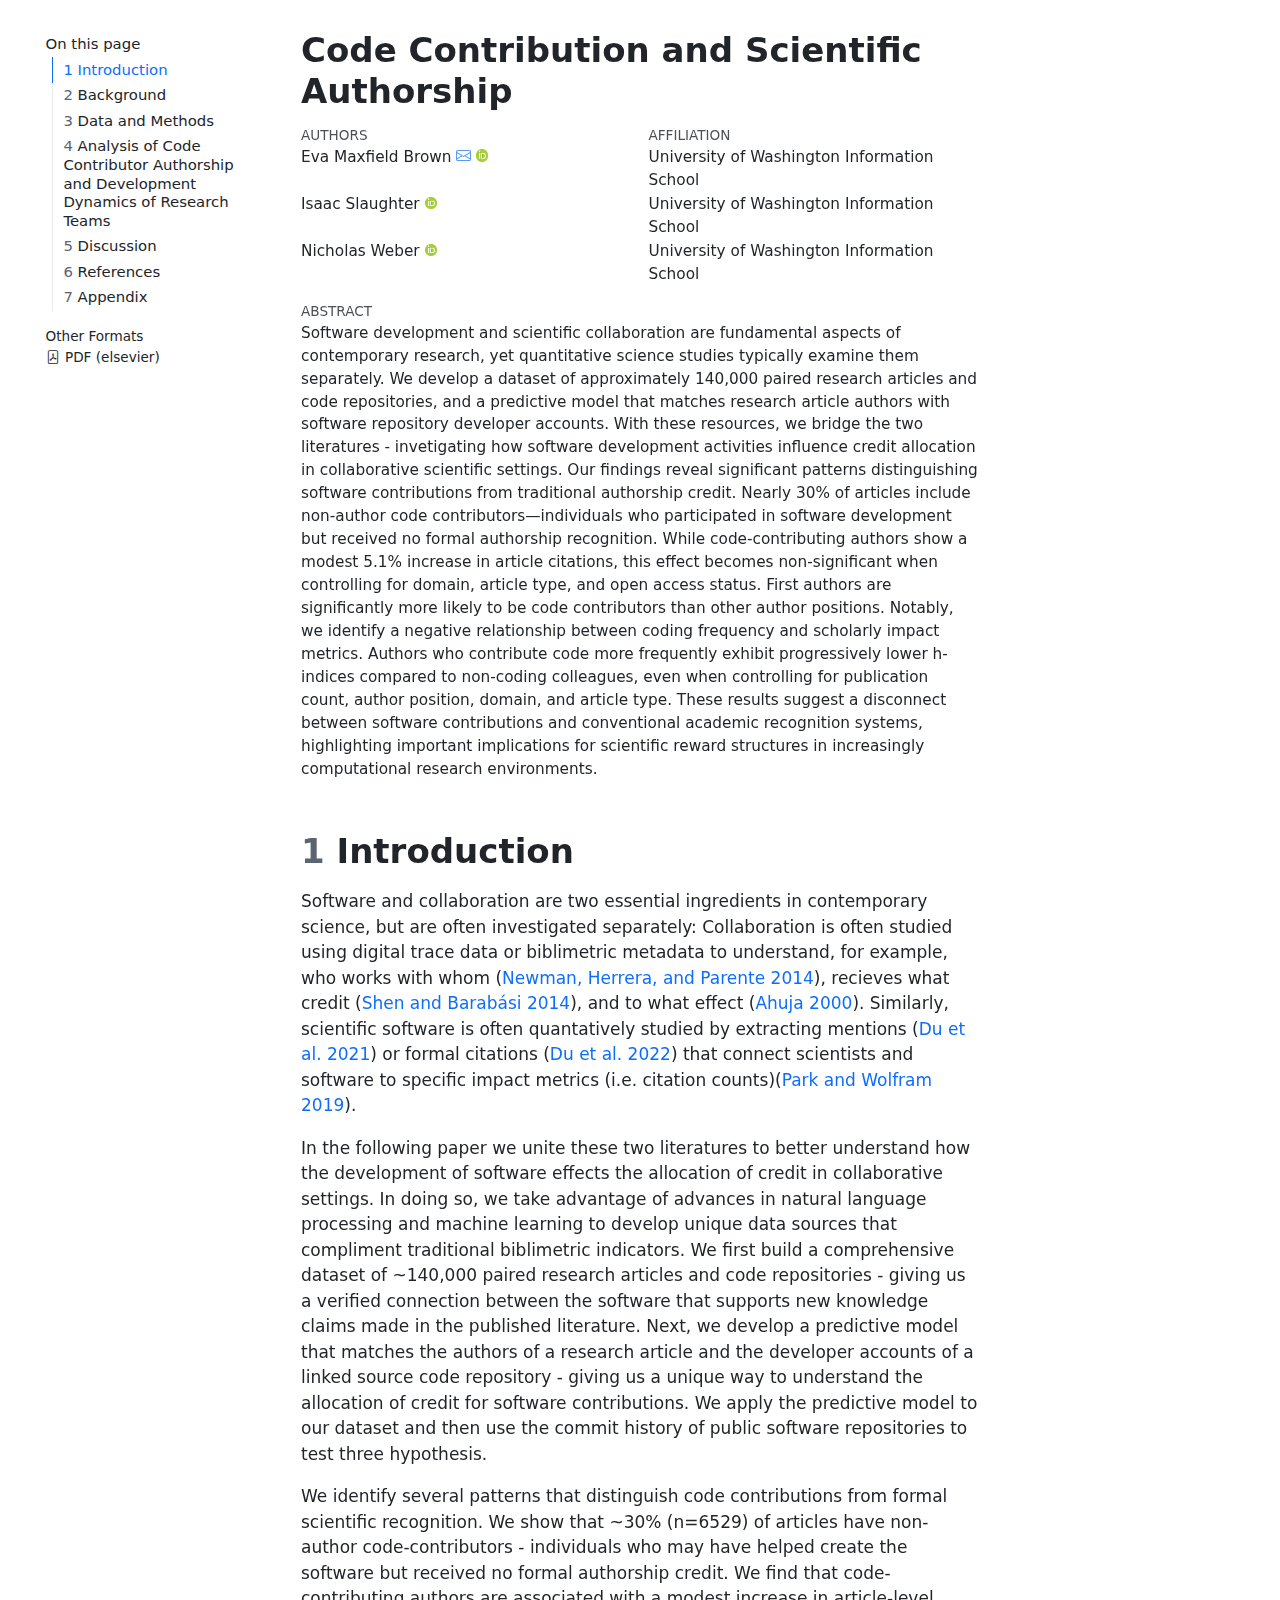
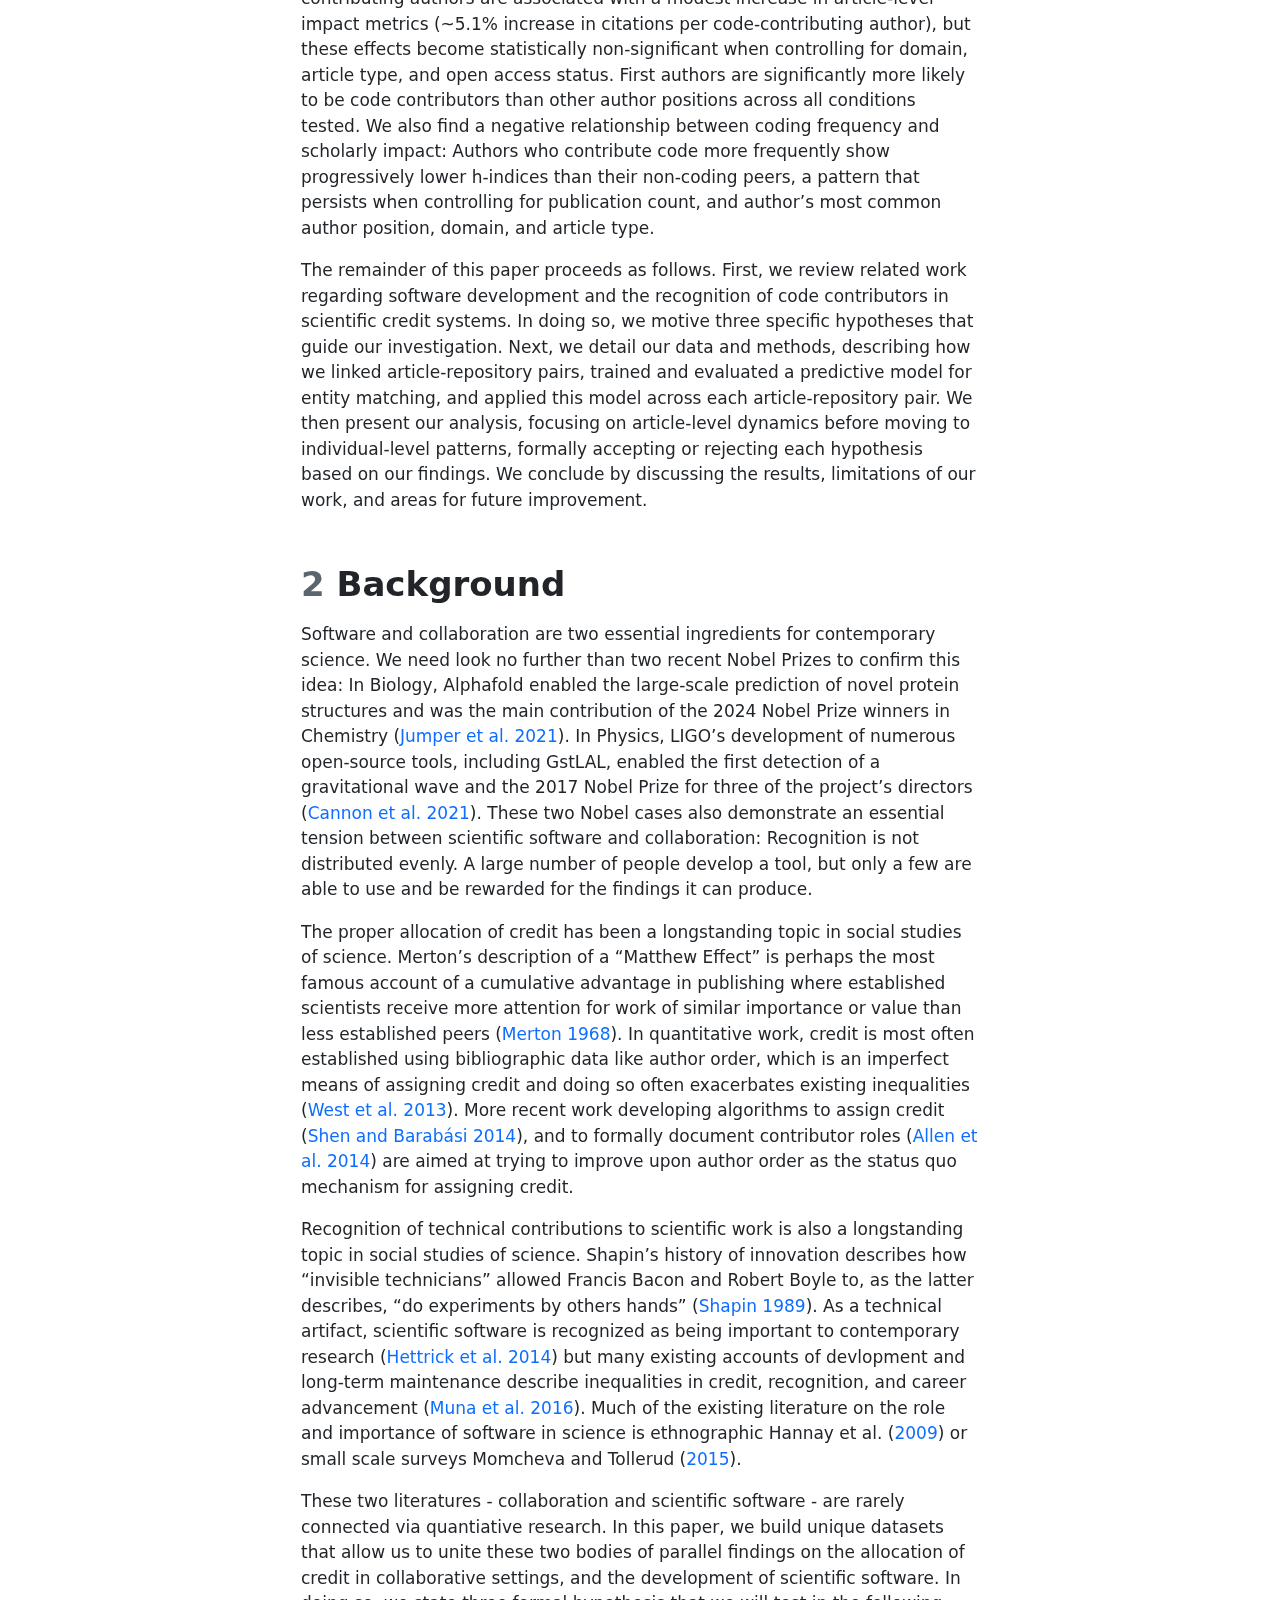
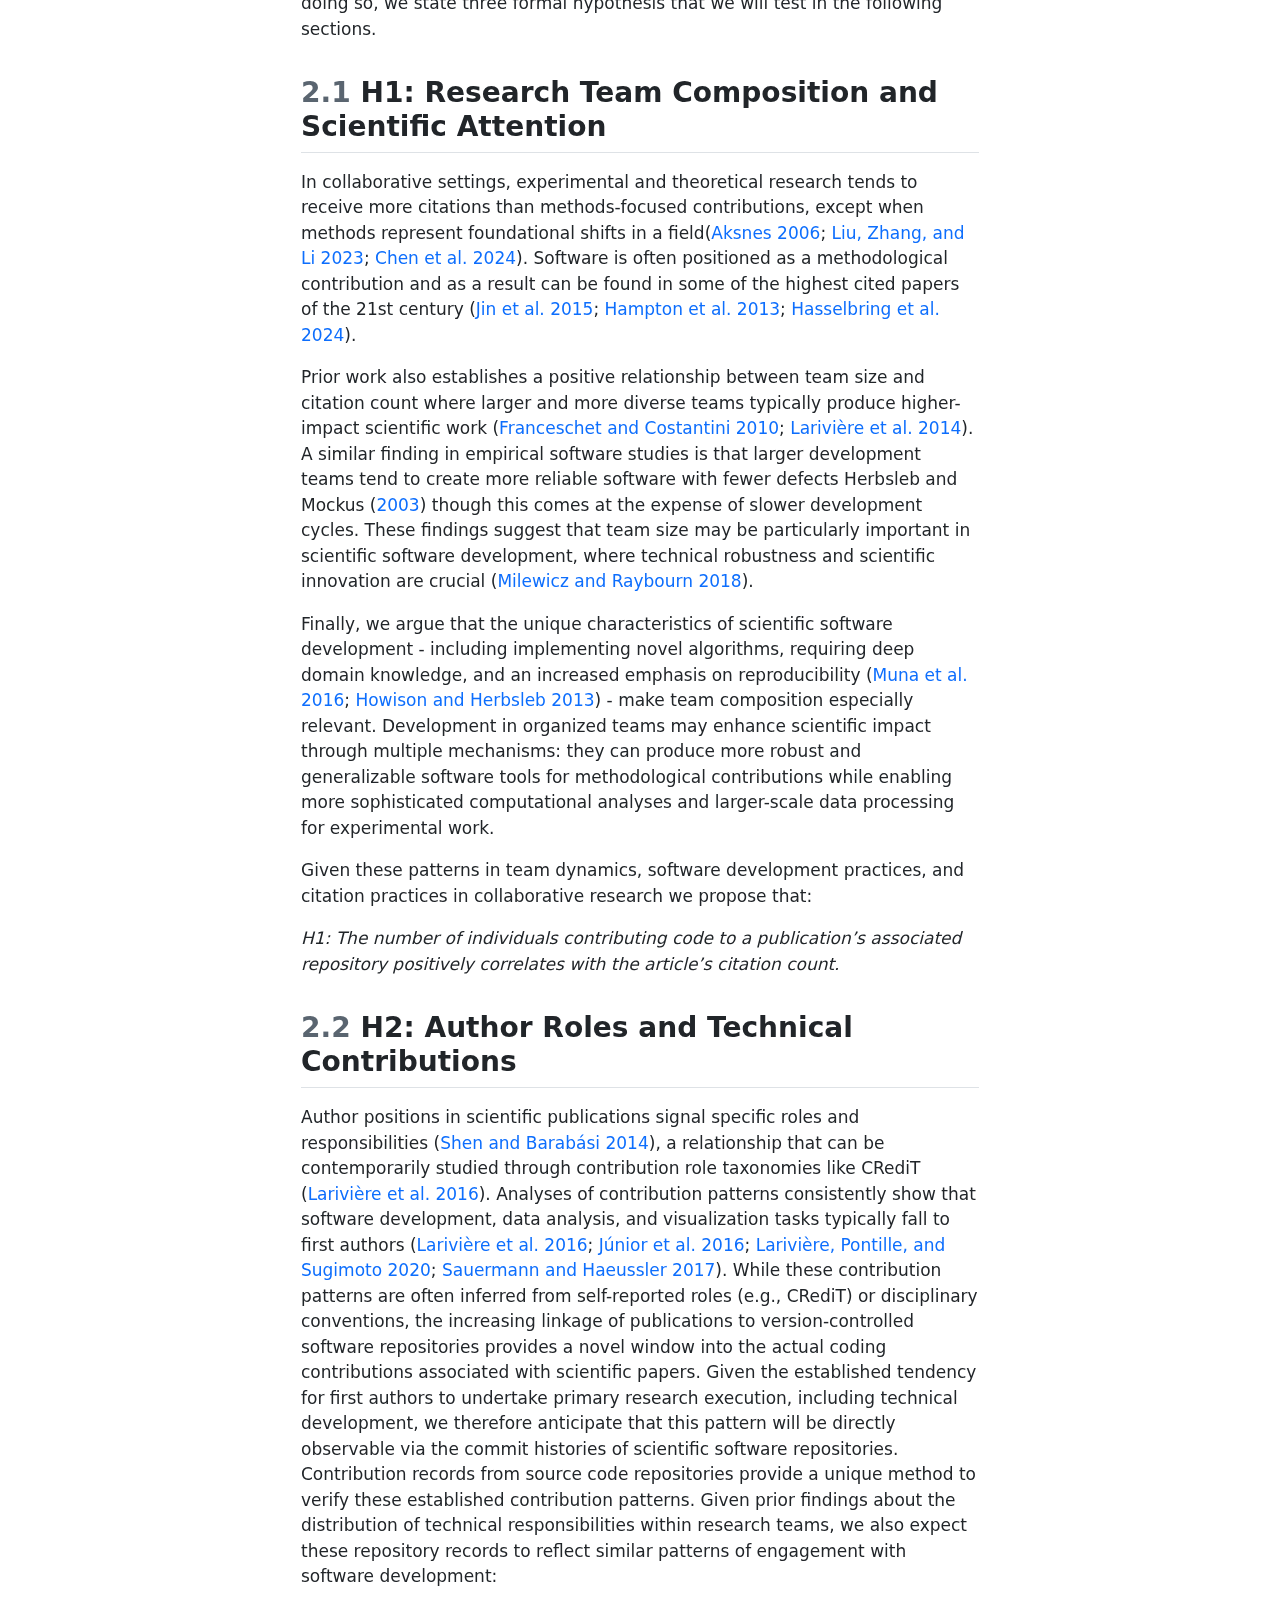
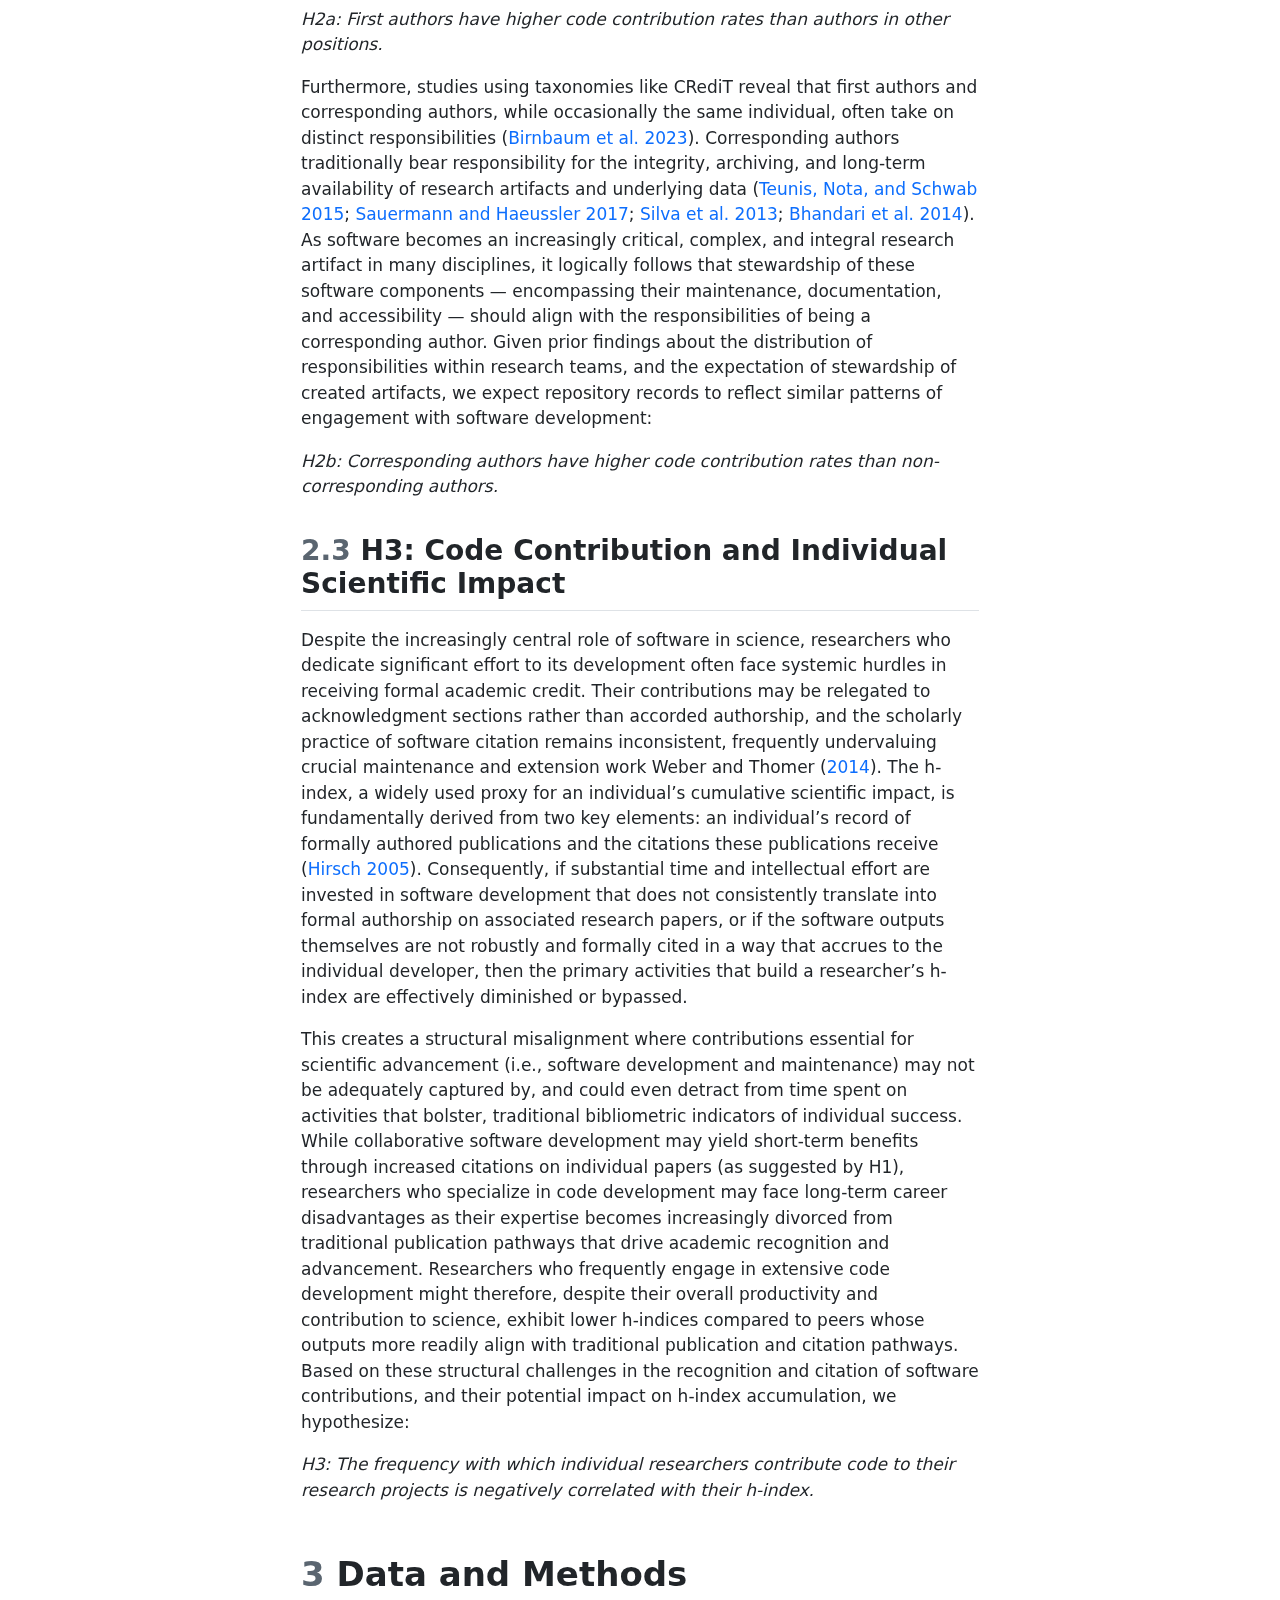
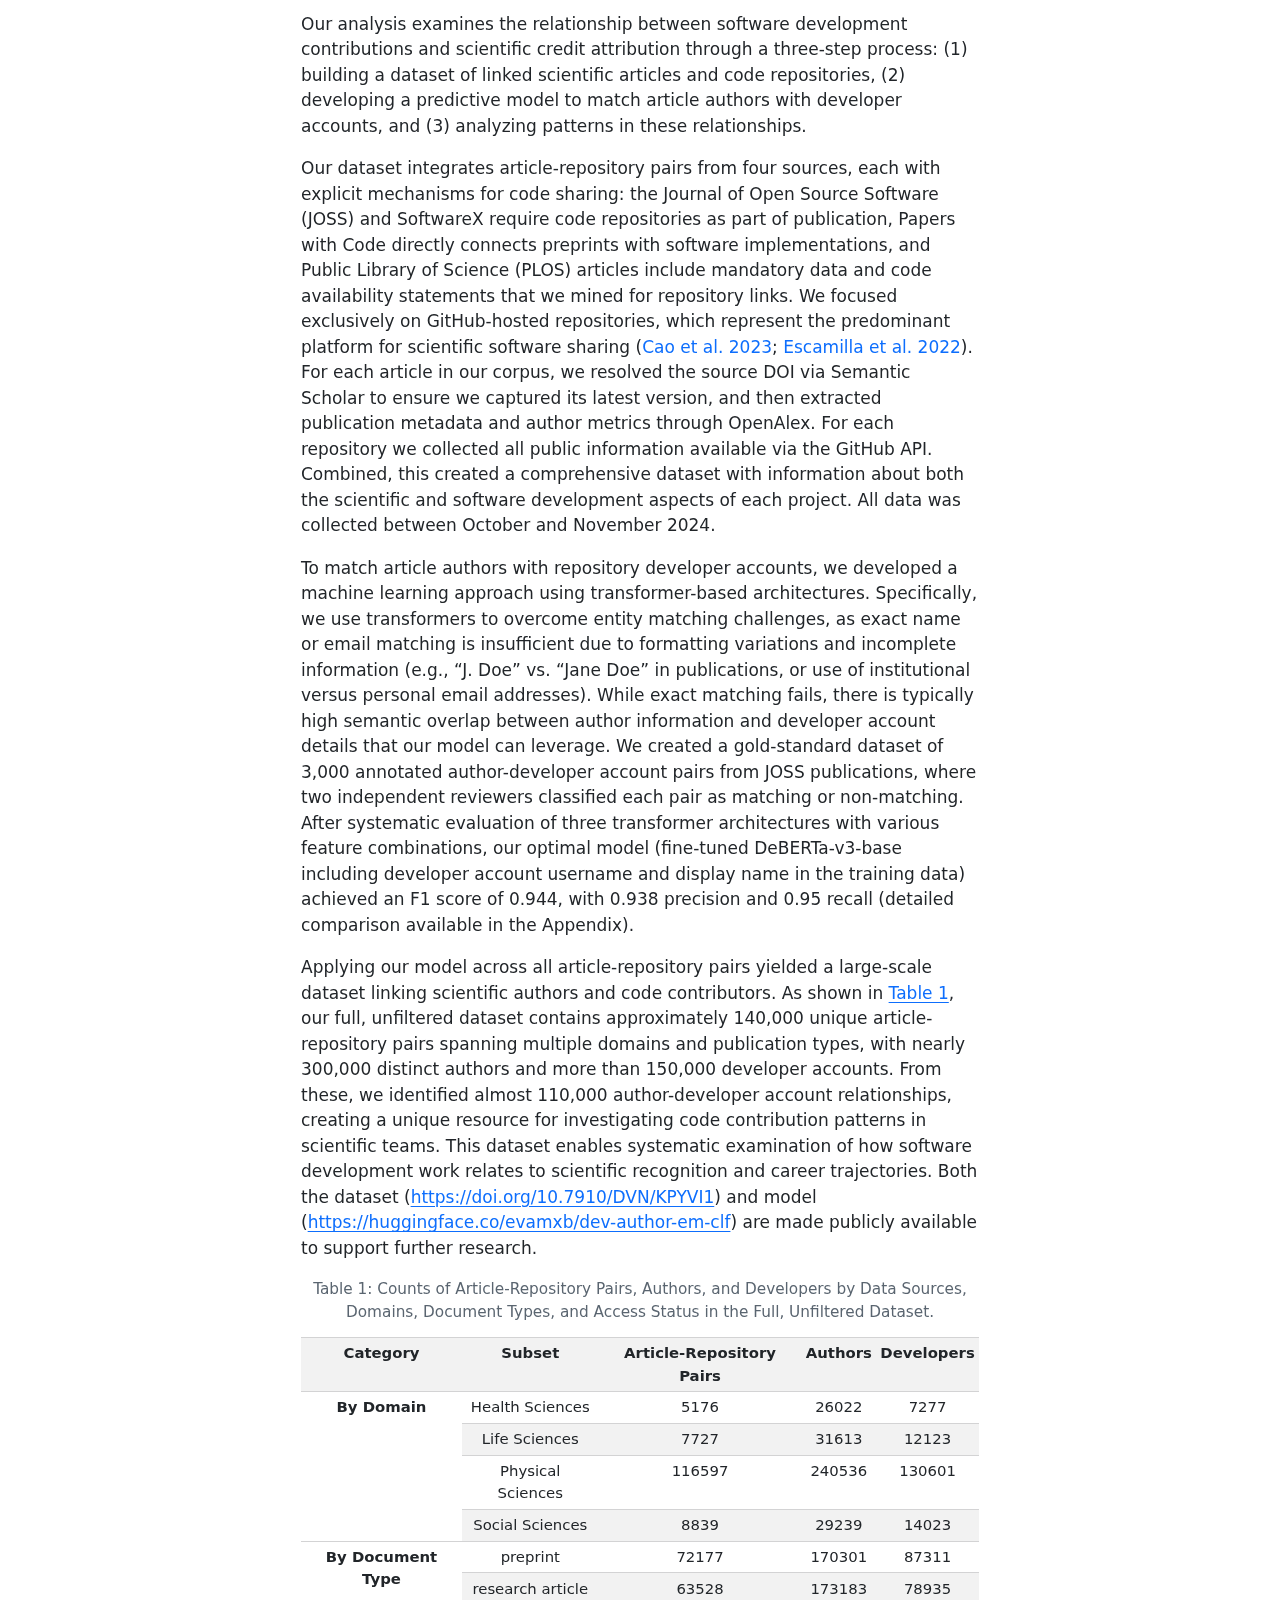
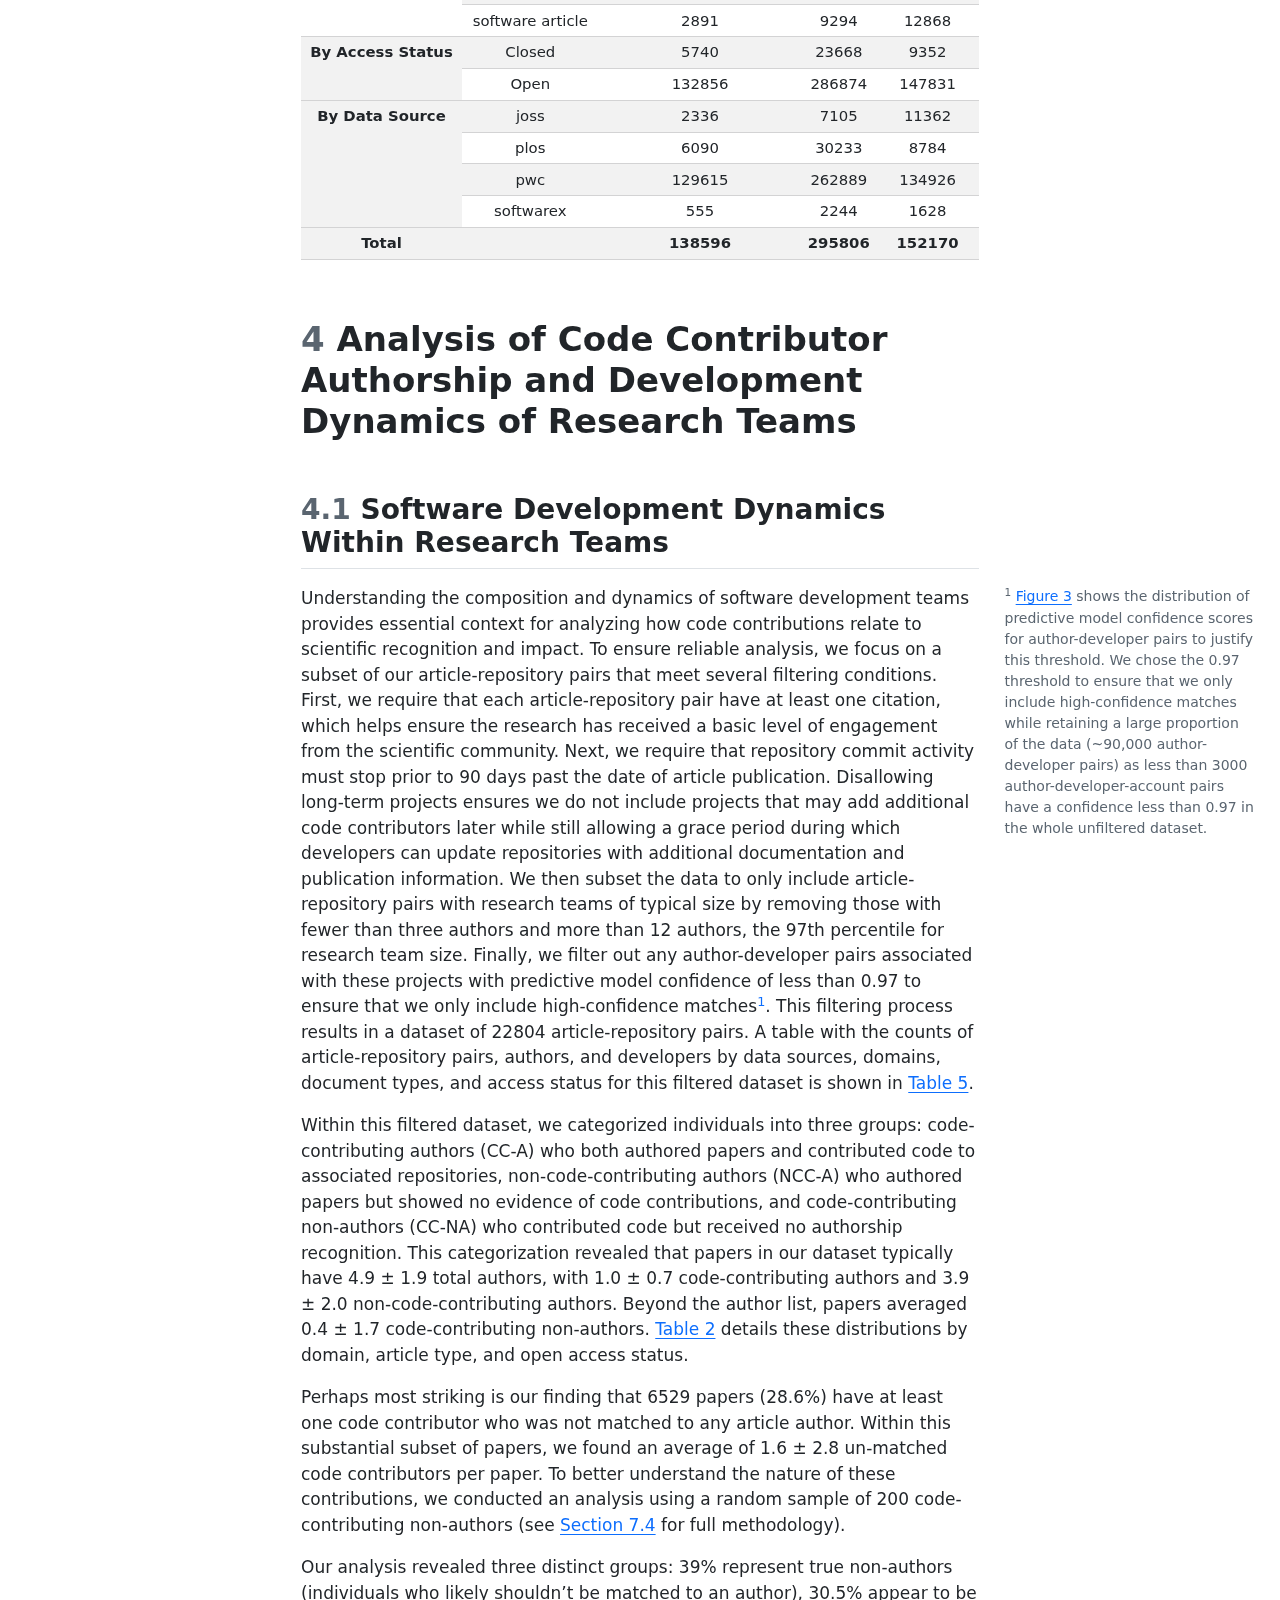
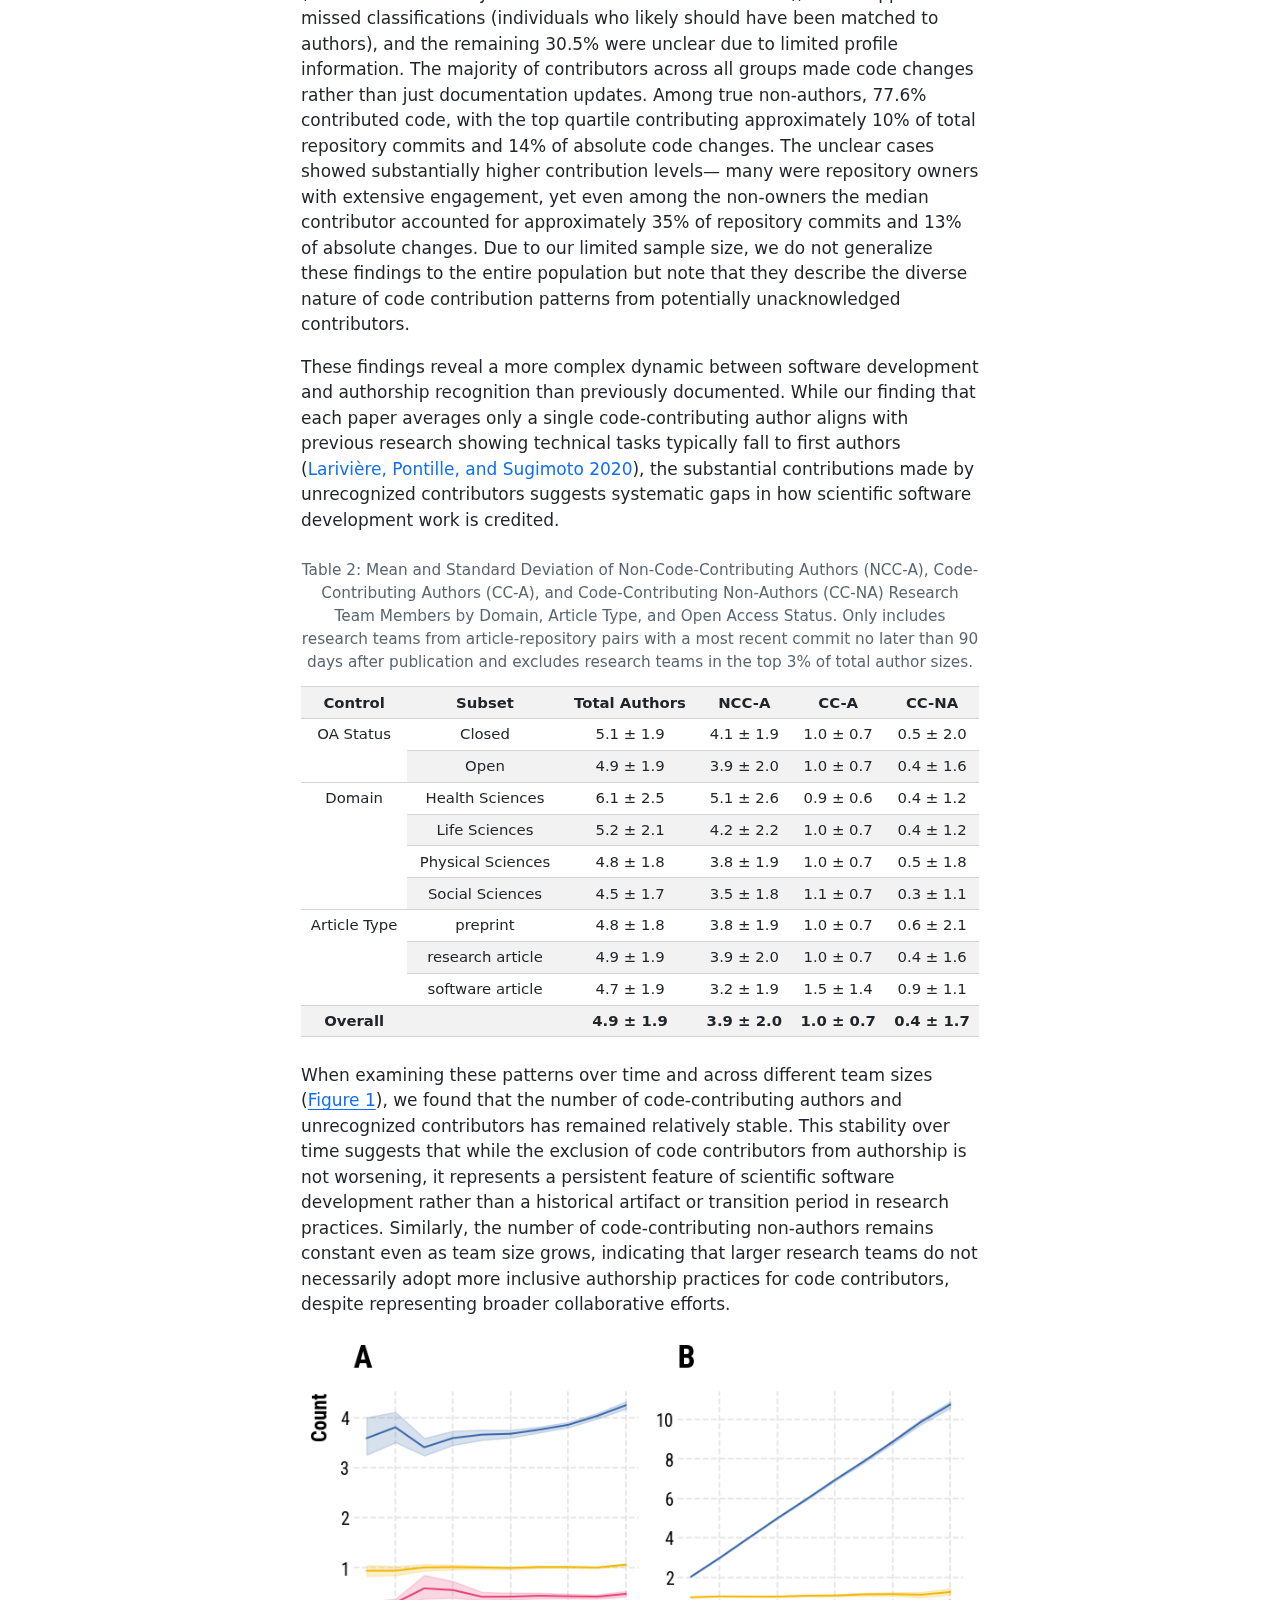
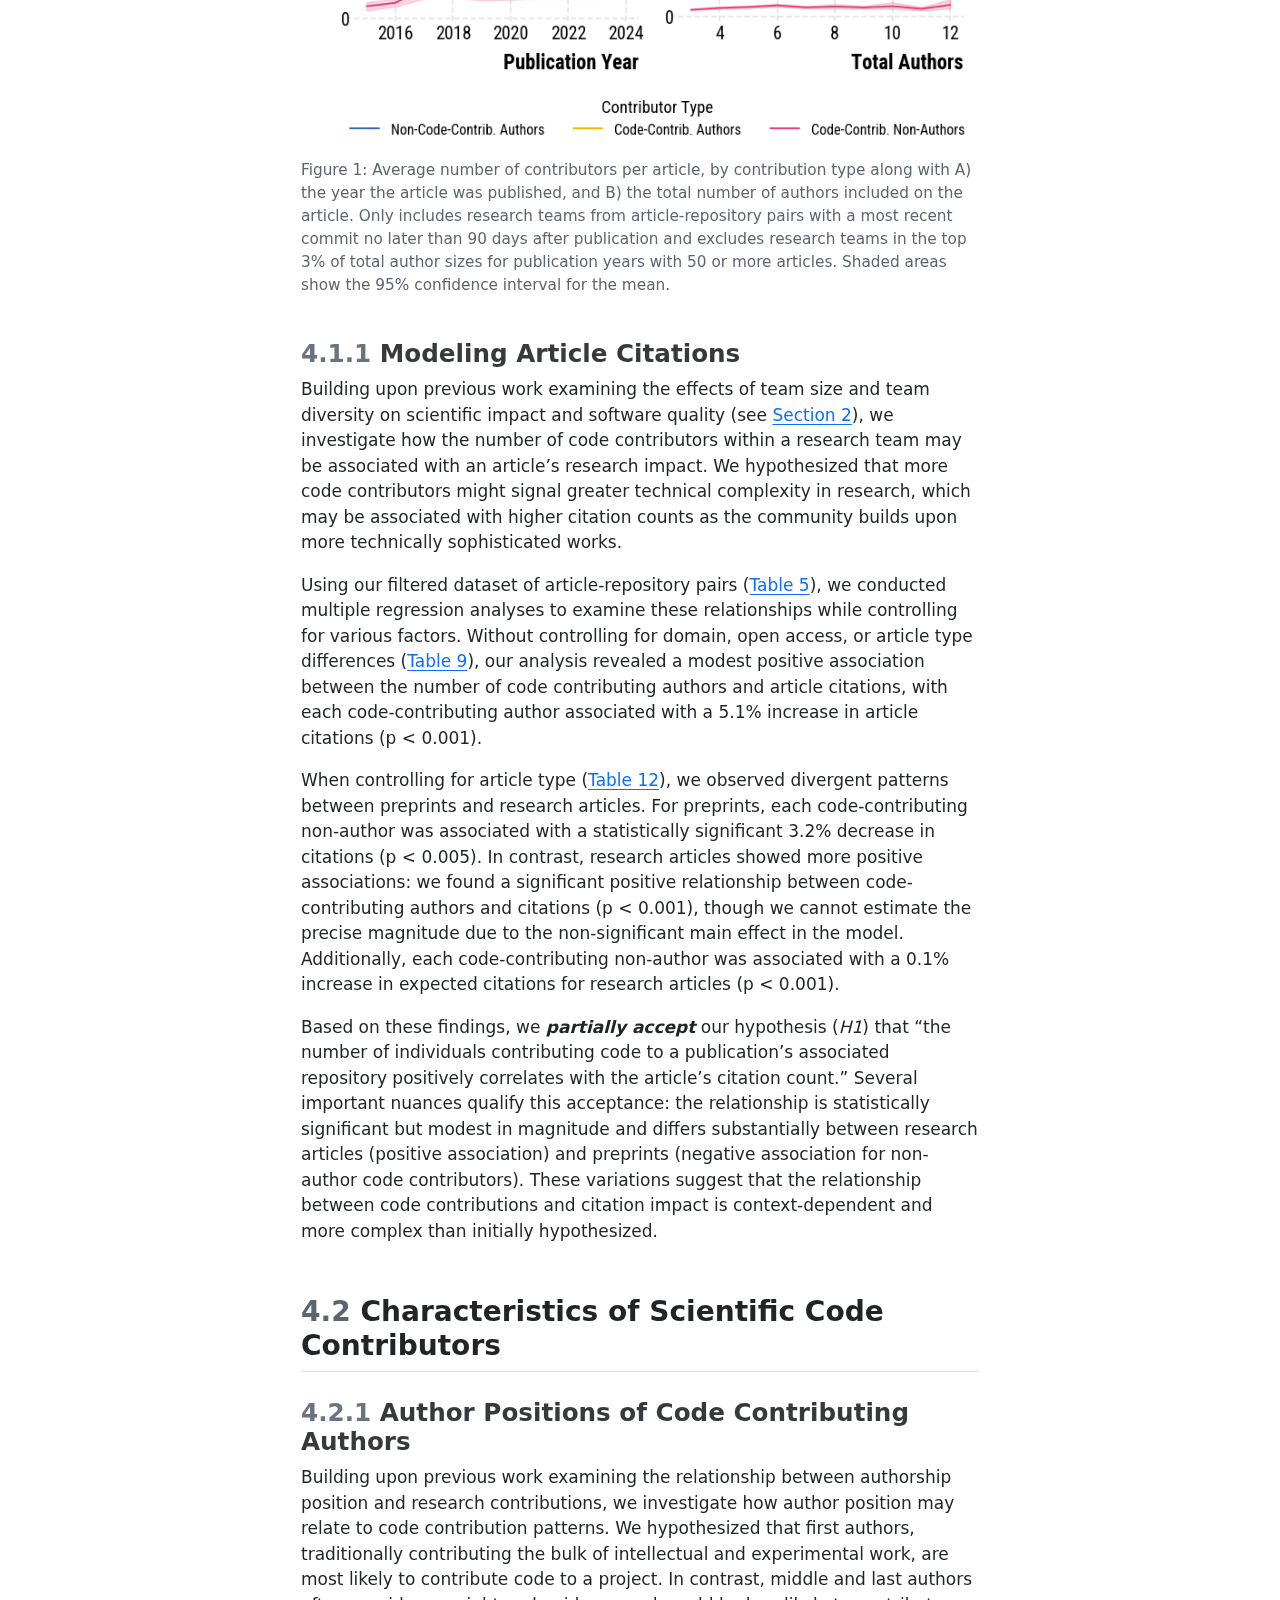
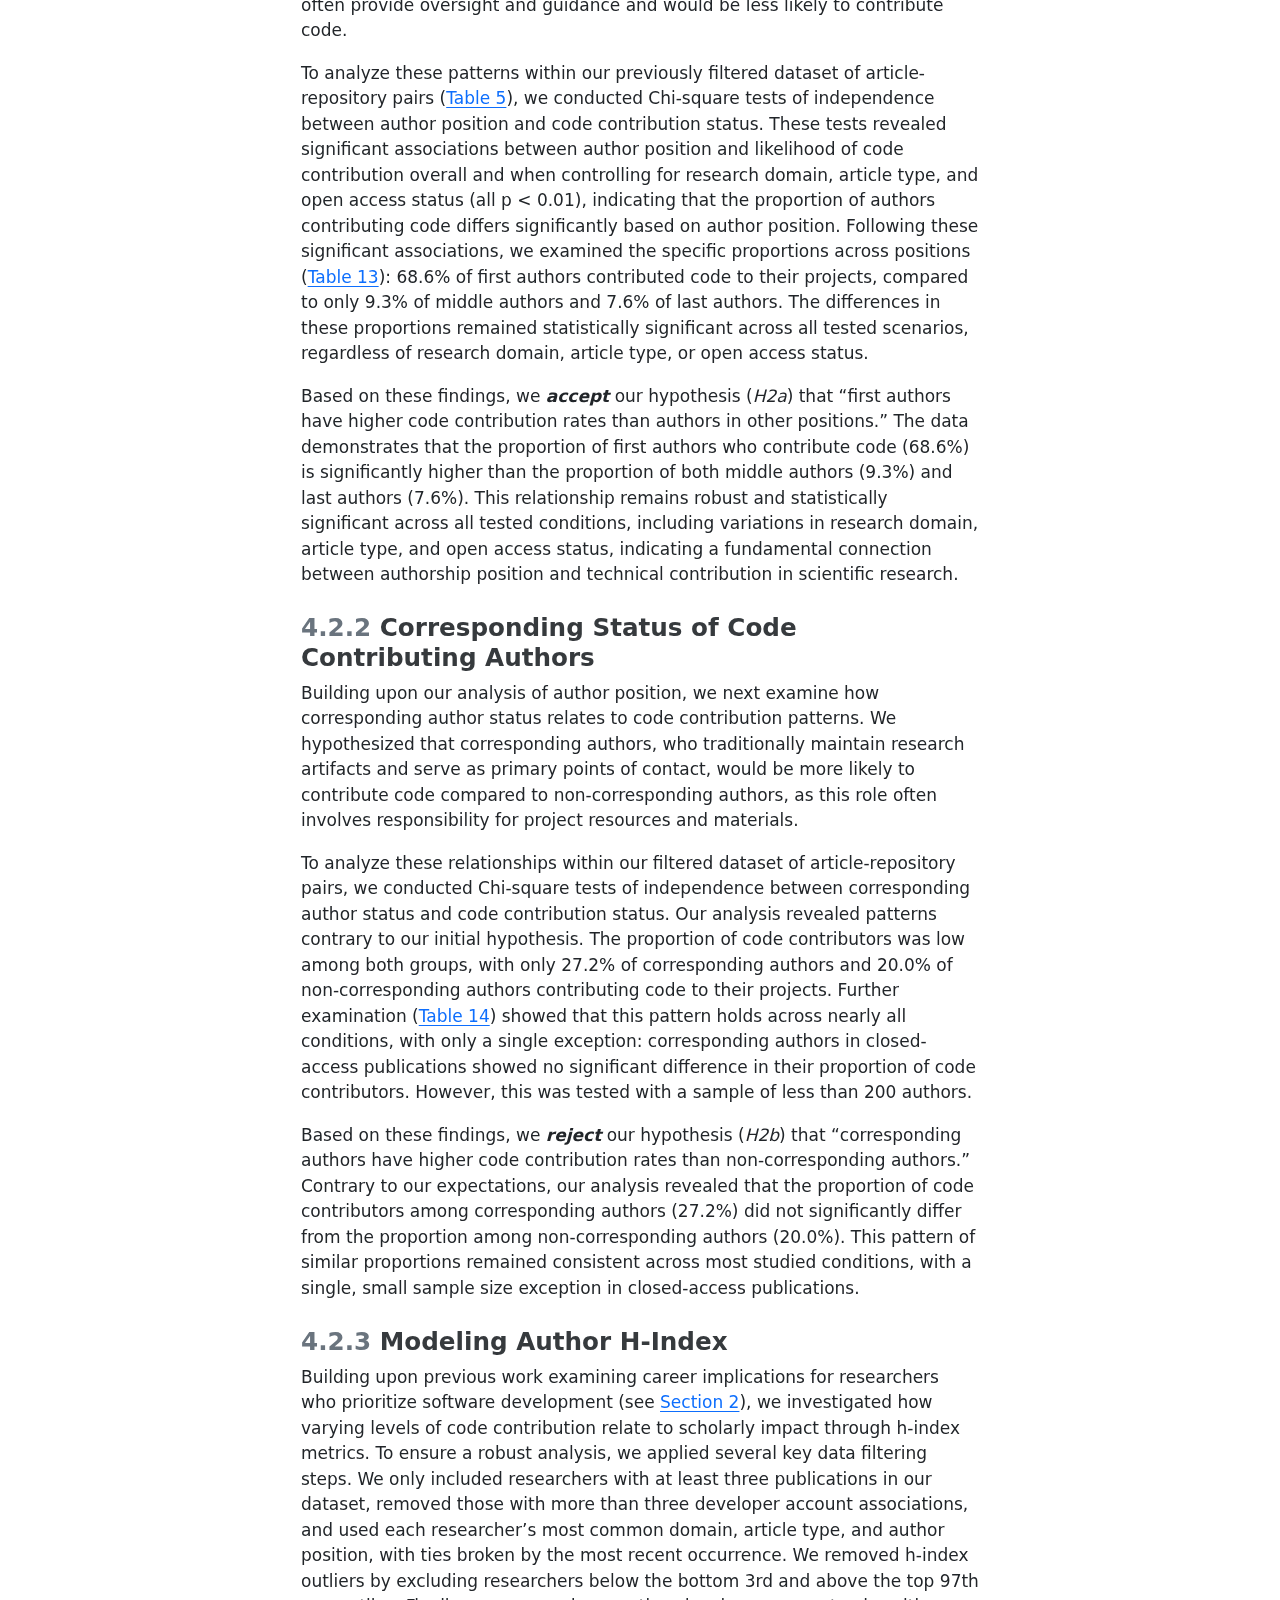
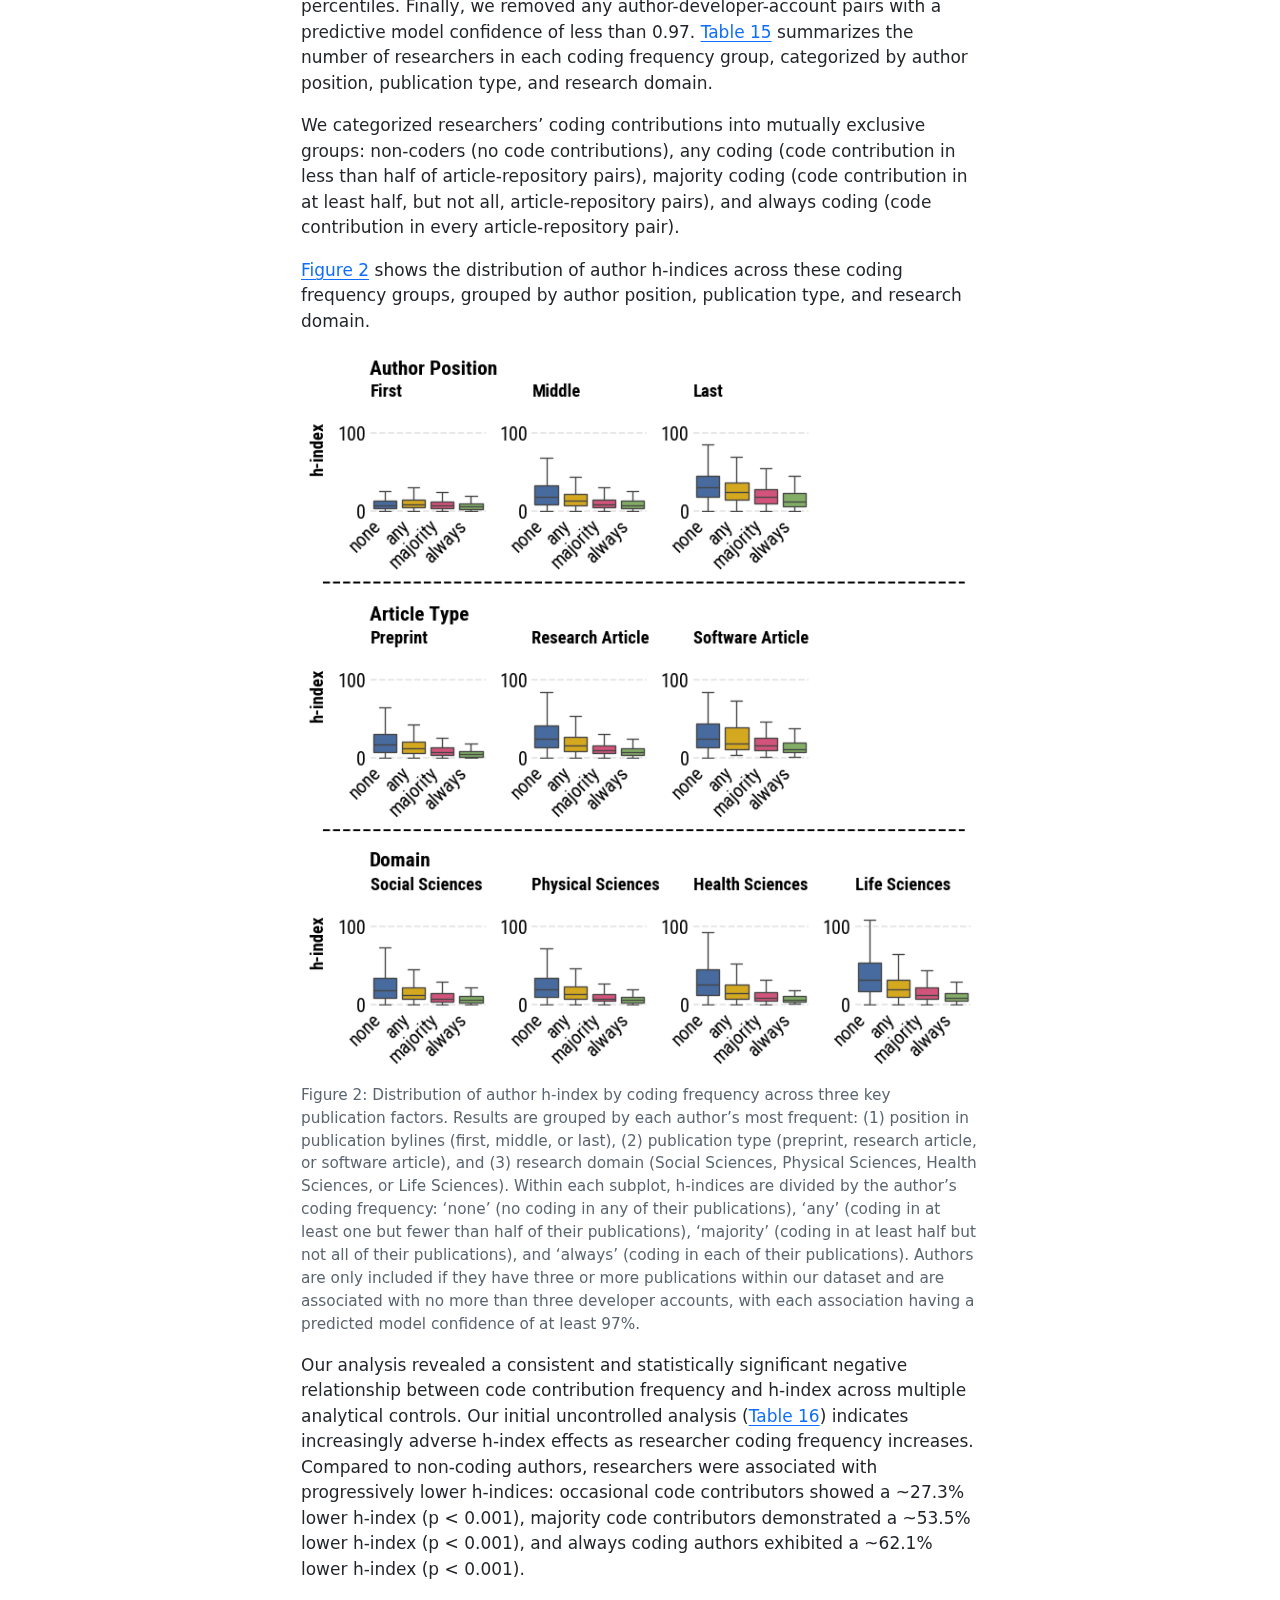
<file: index.html>
<html xmlns="http://www.w3.org/1999/xhtml">    
  <head>      
    <title>Redirect to qss-code-authors.html</title>      
    <meta http-equiv="refresh" content="0;URL='qss-code-authors.html'" />    
  </head>    
  <body> 
  </body>  
</html>
</file>
